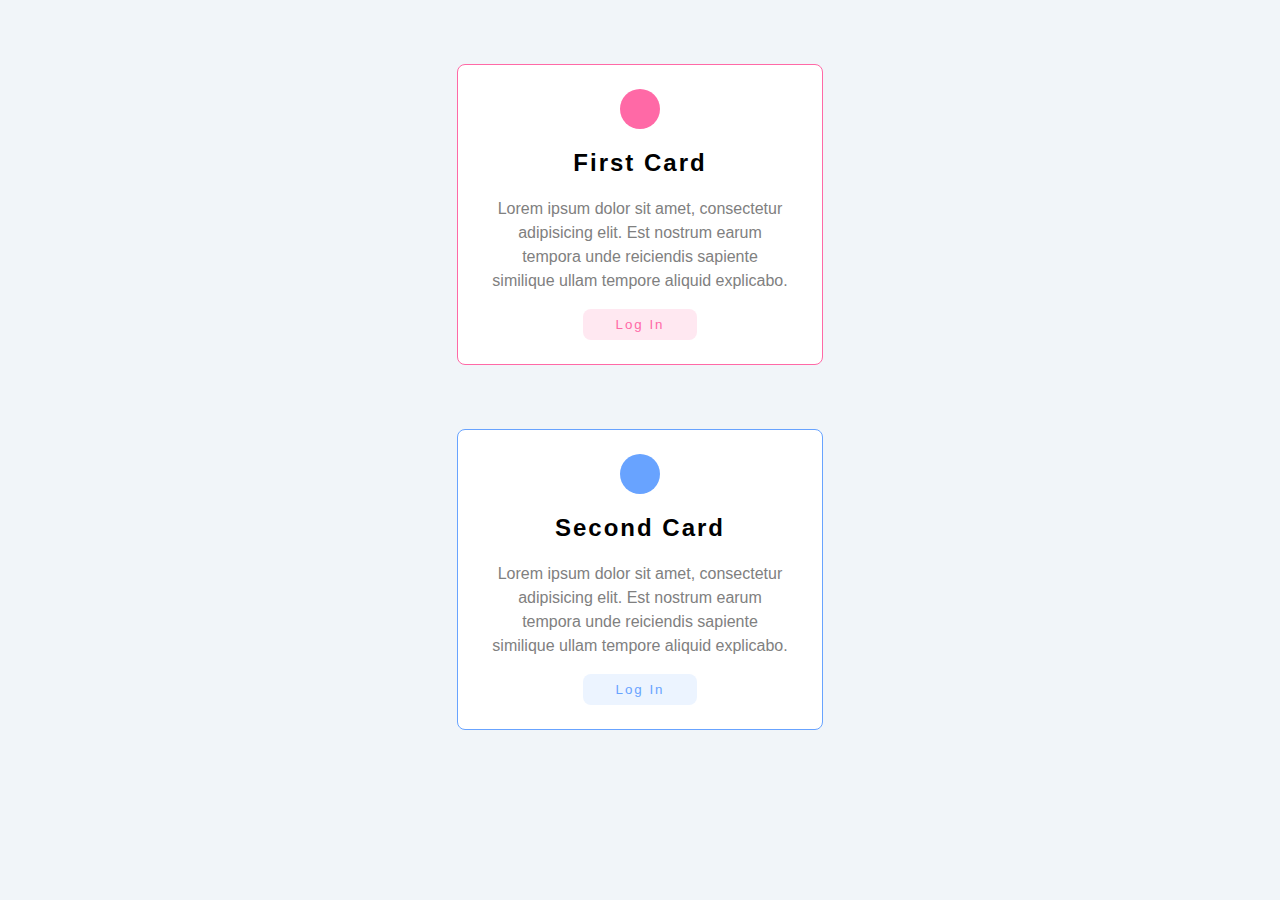
<file: Box model project/index.html>
<!DOCTYPE html>
<html lang="en">
<head>
    <meta charset="UTF-8">
    <meta http-equiv="X-UA-Compatible" content="IE=edge">
    <meta name="viewport" content="width=device-width, initial-scale=1.0">
    <title>Box Model Project</title>
    <link rel="stylesheet" href="./style.css">
</head>
<body>

    <div class="card card-1"> 
        <div class="icon"></div>
        <h2 class="title">  First Card</h2>

        <p class="text">
            Lorem ipsum dolor sit amet, consectetur adipisicing elit. Est nostrum earum tempora unde reiciendis sapiente similique ullam tempore aliquid explicabo.
        </p>
        <button class="btn btn-pink">Log in</button>
    </div>








    <div class="card card-2"> 
        <div class="icon"></div>
        <h2 class="title"> Second Card</h2>

        <p class="text">
            Lorem ipsum dolor sit amet, consectetur adipisicing elit. Est nostrum earum tempora unde reiciendis sapiente similique ullam tempore aliquid explicabo.
        </p>
        <button class="btn btn-blue">Log in</button>
    </div>
</body>
</html>
</file>
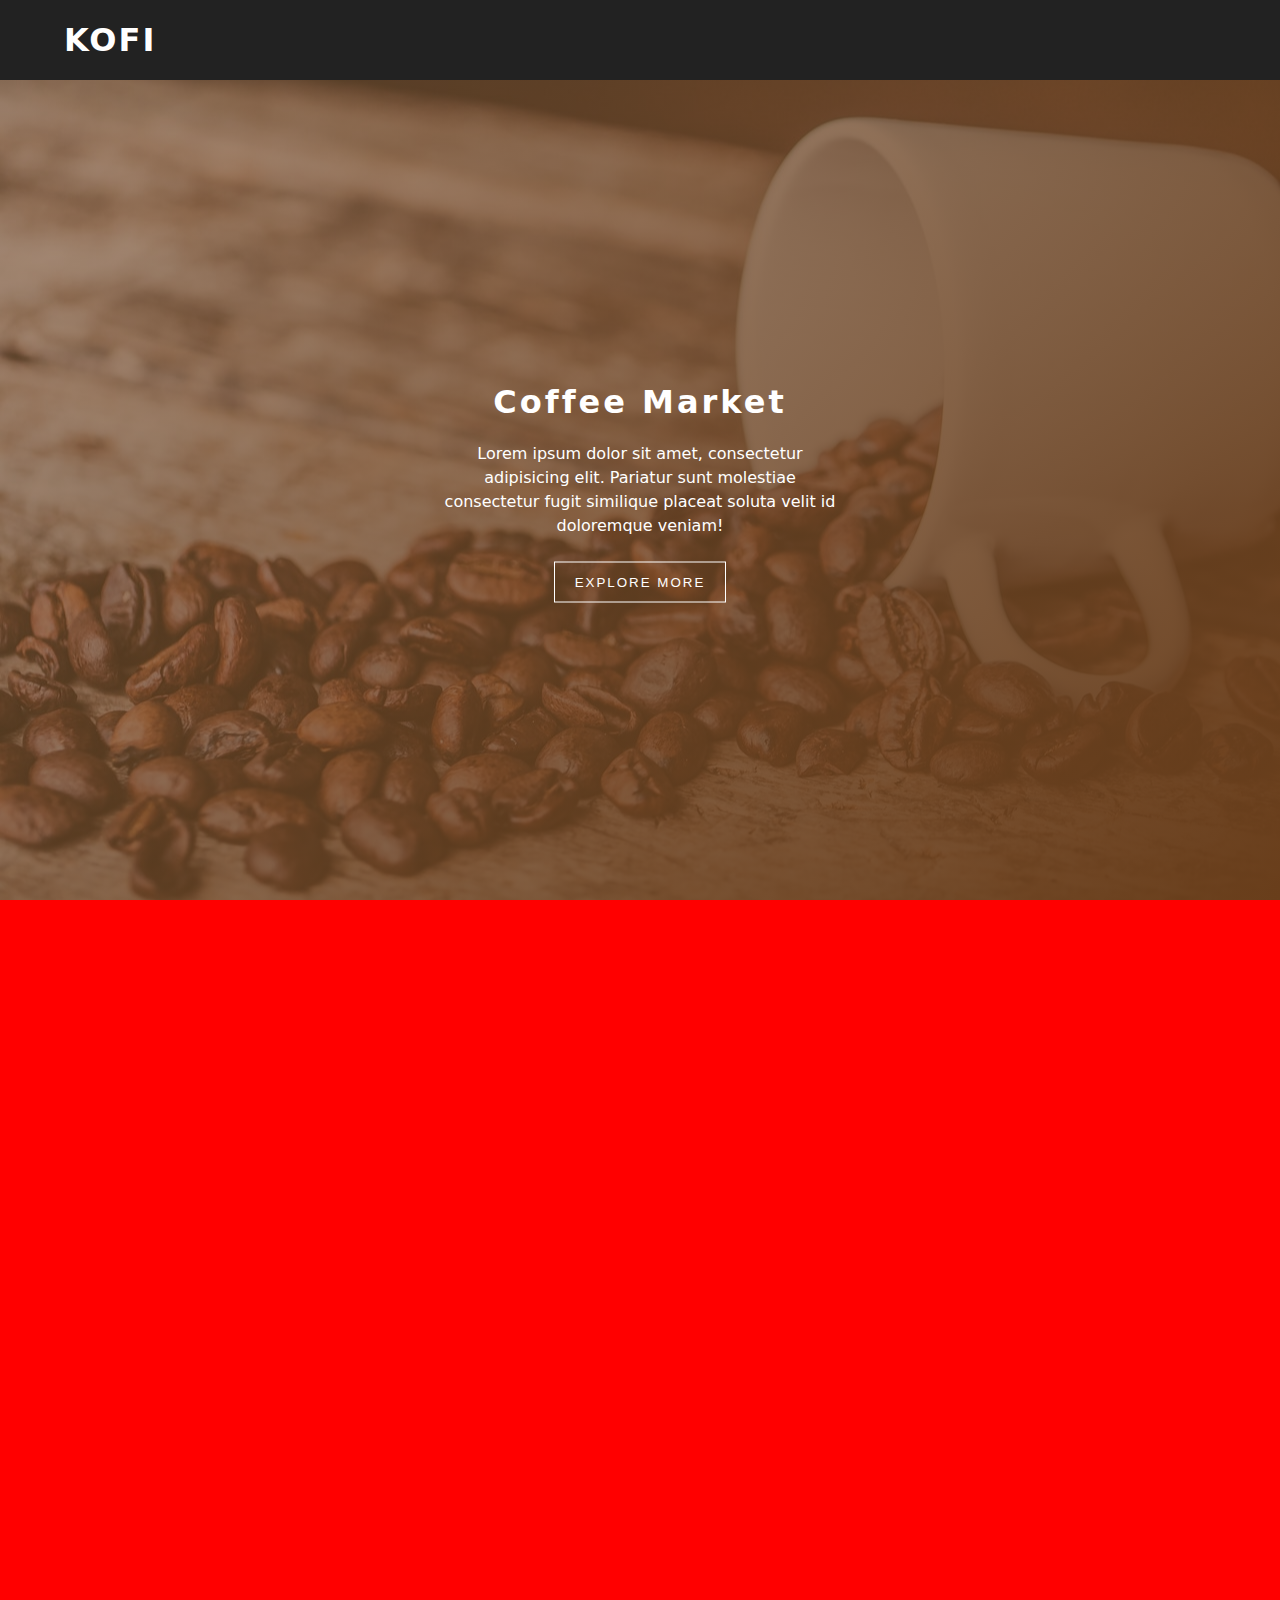
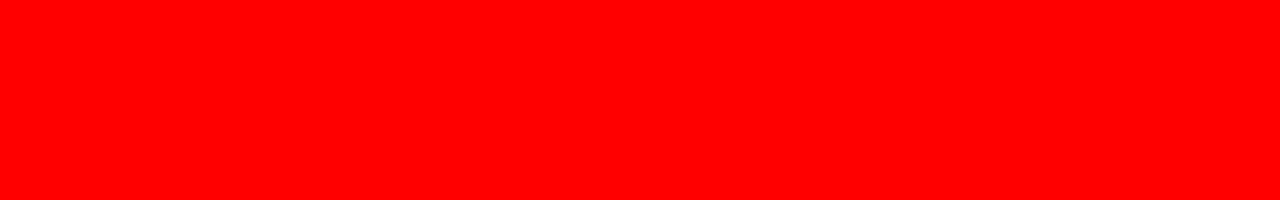
<file: Coffee bakground project/index.html>
<!DOCTYPE html>
<html lang="en">
  <head>
    <meta charset="UTF-8" />
    <meta http-equiv="X-UA-Compatible" content="IE=edge" />
    <meta name="viewport" content="width=device-width, initial-scale=1.0" />
    <title>Animation property project</title>
    <link rel="stylesheet" href="./main.css" />
  </head>
  <body>
    <div class="nav">
      <div class="nav-center">
        <span class="nav-title">Kofi</span>
      </div>
    </div>

    <div class="hero">
      <div class="hero-center">
        <div class="hero-text">
          <h1>Coffee market</h1>
          <p>
            Lorem ipsum dolor sit amet, consectetur adipisicing elit. Pariatur
            sunt molestiae consectetur fugit similique placeat soluta velit id
            doloremque veniam!
          </p>
        </div>
        <button class="hero-btn">explore more</button>
      </div>
    </div>

    <div class="temp"></div>
  </body>
</html>
</file>
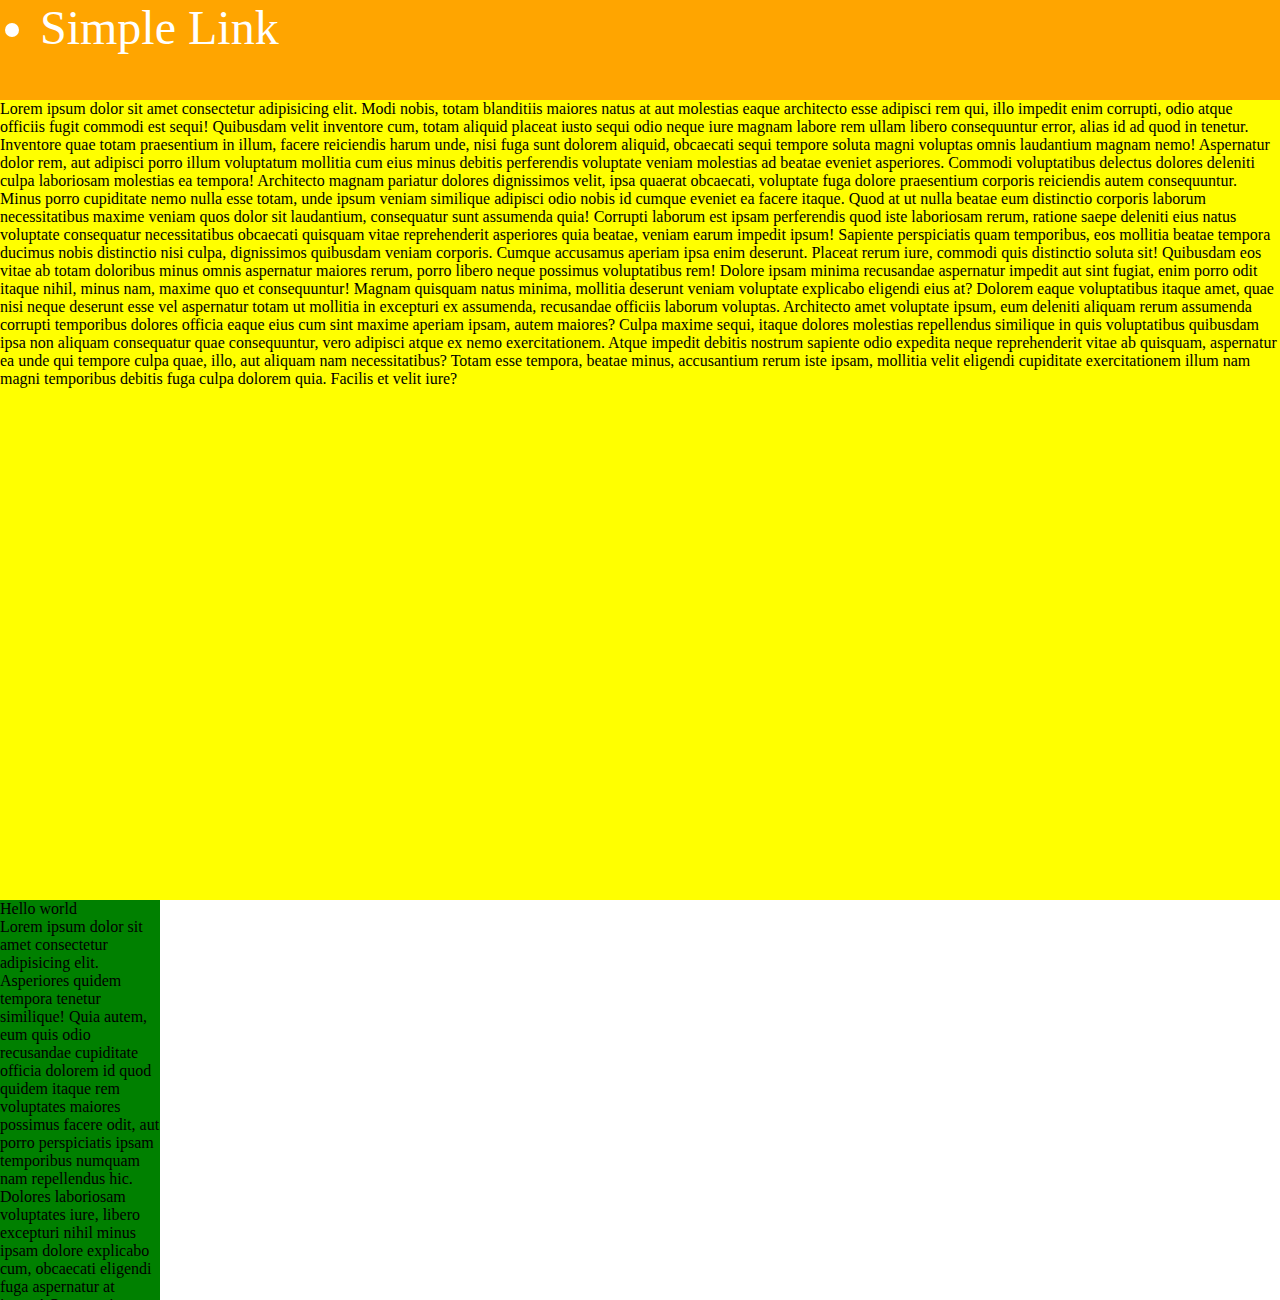
<file: colors/index.html>
<!DOCTYPE html>
<html lang="en">
<head>
    <meta charset="UTF-8">
    <meta http-equiv="X-UA-Compatible" content="IE=edge">
    <meta name="viewport" content="width=device-width, initial-scale=1.0">
    <title>Colors</title>
    <link rel="stylesheet" href="./colors.css">
</head>
<body>
    <ul class="navbar">
        <li>Simple Link</li>
    </ul>

    <div class="banner">
        Lorem ipsum dolor sit amet consectetur adipisicing elit. Modi nobis, totam blanditiis maiores natus at aut molestias eaque architecto esse adipisci rem qui, illo impedit enim corrupti, odio atque officiis fugit commodi est sequi! Quibusdam velit inventore cum, totam aliquid placeat iusto sequi odio neque iure magnam labore rem ullam libero consequuntur error, alias id ad quod in tenetur. Inventore quae totam praesentium in illum, facere reiciendis harum unde, nisi fuga sunt dolorem aliquid, obcaecati sequi tempore soluta magni voluptas omnis laudantium magnam nemo! Aspernatur dolor rem, aut adipisci porro illum voluptatum mollitia cum eius minus debitis perferendis voluptate veniam molestias ad beatae eveniet asperiores. Commodi voluptatibus delectus dolores deleniti culpa laboriosam molestias ea tempora! Architecto magnam pariatur dolores dignissimos velit, ipsa quaerat obcaecati, voluptate fuga dolore praesentium corporis reiciendis autem consequuntur. Minus porro cupiditate nemo nulla esse totam, unde ipsum veniam similique adipisci odio nobis id cumque eveniet ea facere itaque. Quod at ut nulla beatae eum distinctio corporis laborum necessitatibus maxime veniam quos dolor sit laudantium, consequatur sunt assumenda quia! Corrupti laborum est ipsam perferendis quod iste laboriosam rerum, ratione saepe deleniti eius natus voluptate consequatur necessitatibus obcaecati quisquam vitae reprehenderit asperiores quia beatae, veniam earum impedit ipsum! Sapiente perspiciatis quam temporibus, eos mollitia beatae tempora ducimus nobis distinctio nisi culpa, dignissimos quibusdam veniam corporis. Cumque accusamus aperiam ipsa enim deserunt. Placeat rerum iure, commodi quis distinctio soluta sit! Quibusdam eos vitae ab totam doloribus minus omnis aspernatur maiores rerum, porro libero neque possimus voluptatibus rem! Dolore ipsam minima recusandae aspernatur impedit aut sint fugiat, enim porro odit itaque nihil, minus nam, maxime quo et consequuntur! Magnam quisquam natus minima, mollitia deserunt veniam voluptate explicabo eligendi eius at? Dolorem eaque voluptatibus itaque amet, quae nisi neque deserunt esse vel aspernatur totam ut mollitia in excepturi ex assumenda, recusandae officiis laborum voluptas. Architecto amet voluptate ipsum, eum deleniti aliquam rerum assumenda corrupti temporibus dolores officia eaque eius cum sint maxime aperiam ipsam, autem maiores? Culpa maxime sequi, itaque dolores molestias repellendus similique in quis voluptatibus quibusdam ipsa non aliquam consequatur quae consequuntur, vero adipisci atque ex nemo exercitationem. Atque impedit debitis nostrum sapiente odio expedita neque reprehenderit vitae ab quisquam, aspernatur ea unde qui tempore culpa quae, illo, aut aliquam nam necessitatibus? Totam esse tempora, beatae minus, accusantium rerum iste ipsam, mollitia velit eligendi cupiditate exercitationem illum nam magni temporibus debitis fuga culpa dolorem quia. Facilis et velit iure?
    </div>
    <div class="example">
        <p>Hello world</p>
        Lorem ipsum dolor sit amet consectetur adipisicing elit. Asperiores quidem tempora tenetur similique! Quia autem, eum quis odio recusandae cupiditate officia dolorem id quod quidem itaque rem voluptates maiores possimus facere odit, aut porro perspiciatis ipsam temporibus numquam nam repellendus hic. Dolores laboriosam voluptates iure, libero excepturi nihil minus ipsam dolore explicabo cum, obcaecati eligendi fuga aspernatur at itaque! Quaerat sint accusamus voluptatem, quas dolores cumque adipisci, incidunt porro minima, ab dolorum soluta labore qui unde ullam! Rem est eveniet minus atque nam deserunt porro sint magni aliquam ipsum totam impedit, id similique dolores labore? Praesentium assumenda placeat nam distinctio!
        <h5>Hello World</h5>
    </div>
</body>
</html>
</file>
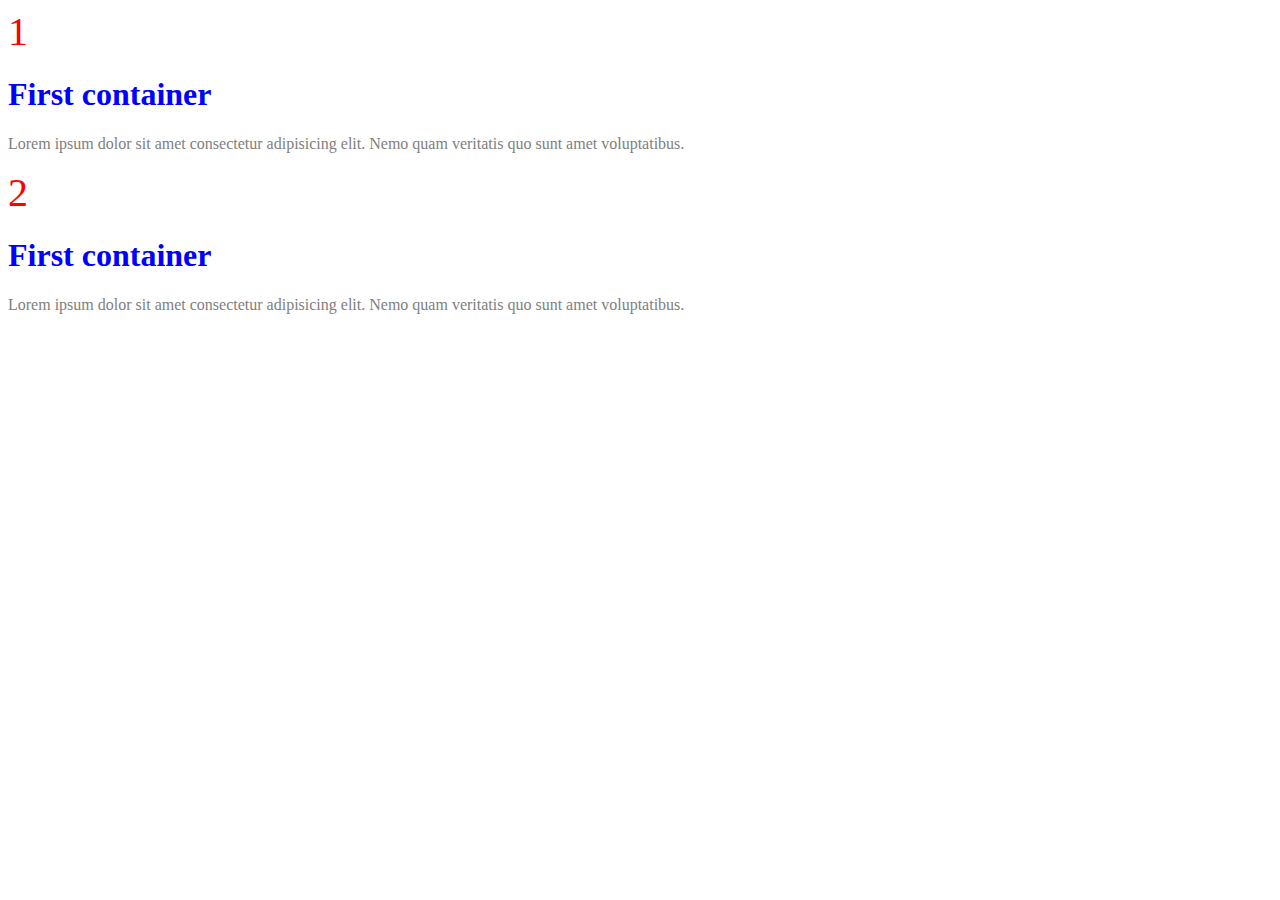
<file: CSS fundamentals project/index.html>
<!DOCTYPE html>
<html lang="en">
<head>
    <meta charset="UTF-8">
    <meta http-equiv="X-UA-Compatible" content="IE=edge">
    <meta name="viewport" content="width=device-width, initial-scale=1.0">
    <title>CSS Fundamentals</title>
    <link rel="stylesheet" href="./mystyles.css">
</head>
<body>
    <!-- first container -->
    <div class="container">
        <span class="icon">1</span>
        <h1 id="title"> First container</h1>

        <p>Lorem ipsum dolor sit amet consectetur adipisicing elit. Nemo quam veritatis quo sunt amet voluptatibus.</p>
    </div>

    <!-- Second container -->
    <div class="container">
        <span class="icon">2</span>
        <h1 id="title"> First container</h1>

        <p>Lorem ipsum dolor sit amet consectetur adipisicing elit. Nemo quam veritatis quo sunt amet voluptatibus.</p>
    </div>
    
</body>
</html>
</file>
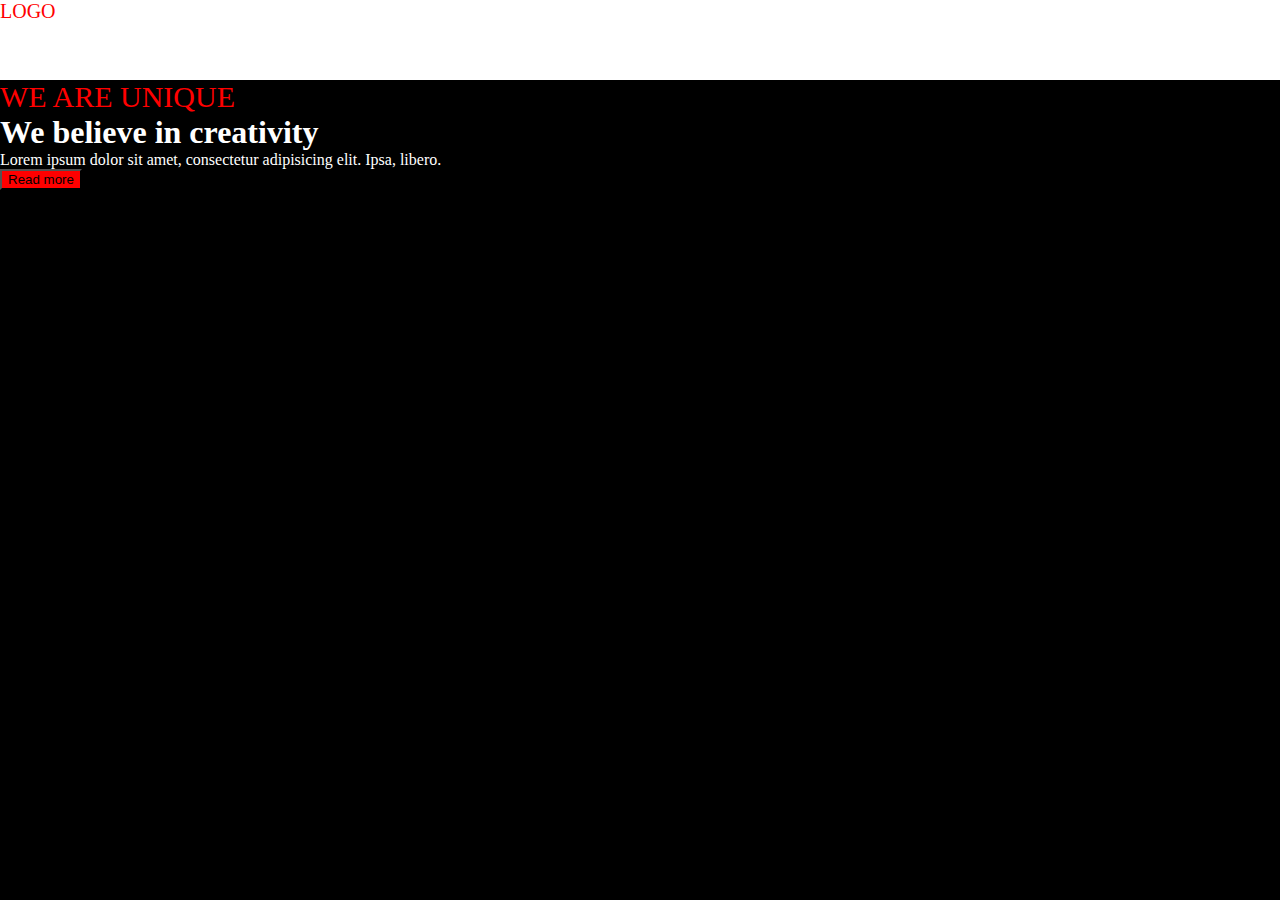
<file: CSS Units/index.html>
<!DOCTYPE html>
<html lang="en">
<head>
    <meta charset="UTF-8">
    <meta http-equiv="X-UA-Compatible" content="IE=edge">
    <meta name="viewport" content="width=device-width, initial-scale=1.0">
    <title>CSS Units</title>
    <link rel="stylesheet" href="style.css">
</head>    
<body>
    <div id="navbar">
        <span class="logo">LOGO</span>
    </div>


    <div class="hero">
        <span>WE ARE UNIQUE </span>
        <h1>We believe in creativity </h1>

        <p>Lorem ipsum dolor sit amet, consectetur adipisicing elit. Ipsa, libero.</p>
        <button class="hero-button" > Read more</button>
    </div>

</body>
</html>
</file>
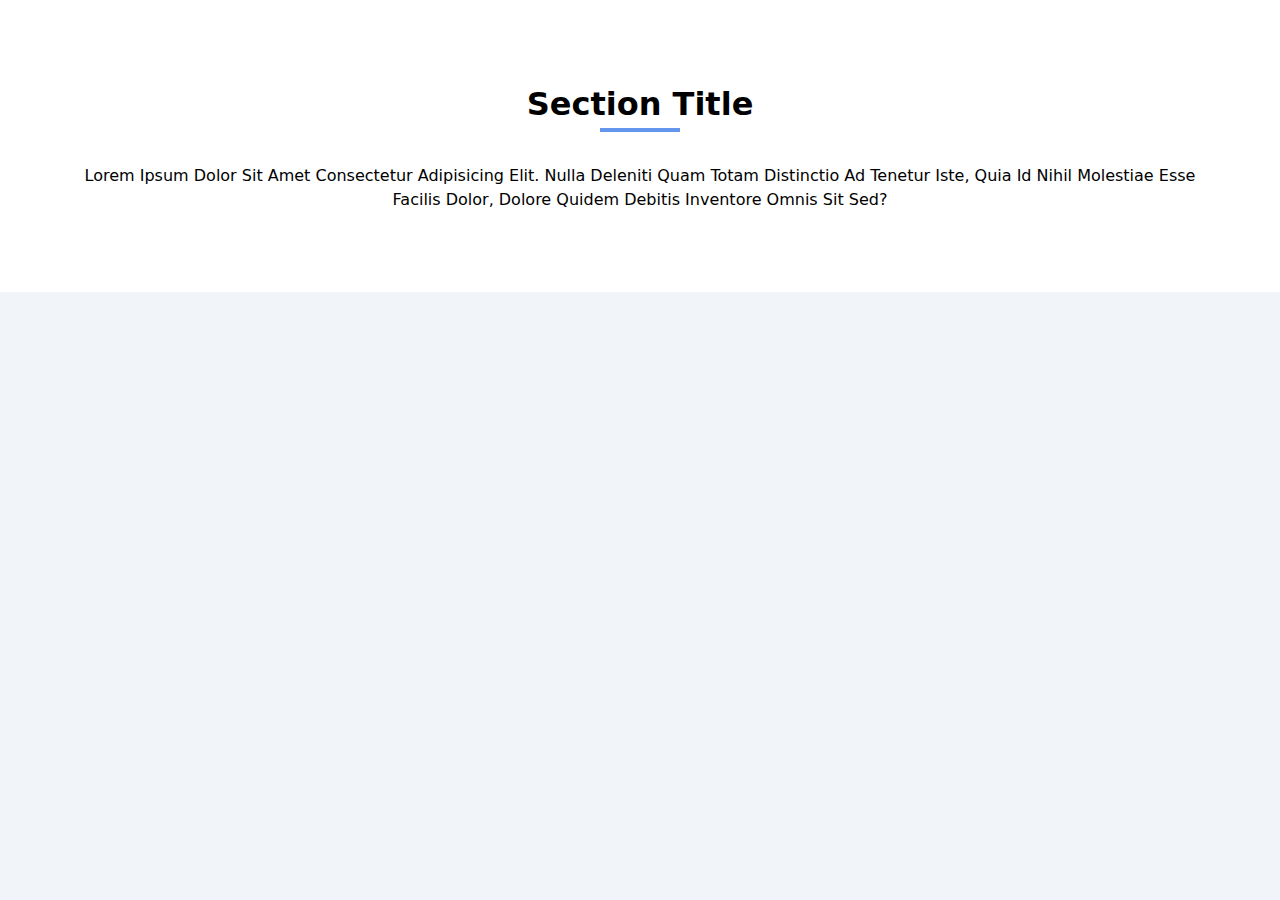
<file: Display property project/index.html>
<!DOCTYPE html>
<html lang="en">
<head>
    <meta charset="UTF-8">
    <meta http-equiv="X-UA-Compatible" content="IE=edge">
    <meta name="viewport" content="width=device-width, initial-scale=1.0">
    <title>Display Property Project</title>

    <link rel="stylesheet" href="./main.css">
</head>
<body>
    <div class="section"> 
        <div class="Section-title">
            <h1>Section Title </h1>
            <div class="title-underline"></div>
        </div>


        <!-- section center -->
        <div class="section-center"> 
            <p>Lorem ipsum dolor sit amet consectetur adipisicing elit. Nulla deleniti quam totam distinctio ad tenetur iste, quia id nihil molestiae esse facilis dolor, dolore quidem debitis inventore omnis sit sed?</p>
        </div>
    </div>
</body>
</html>
</file>
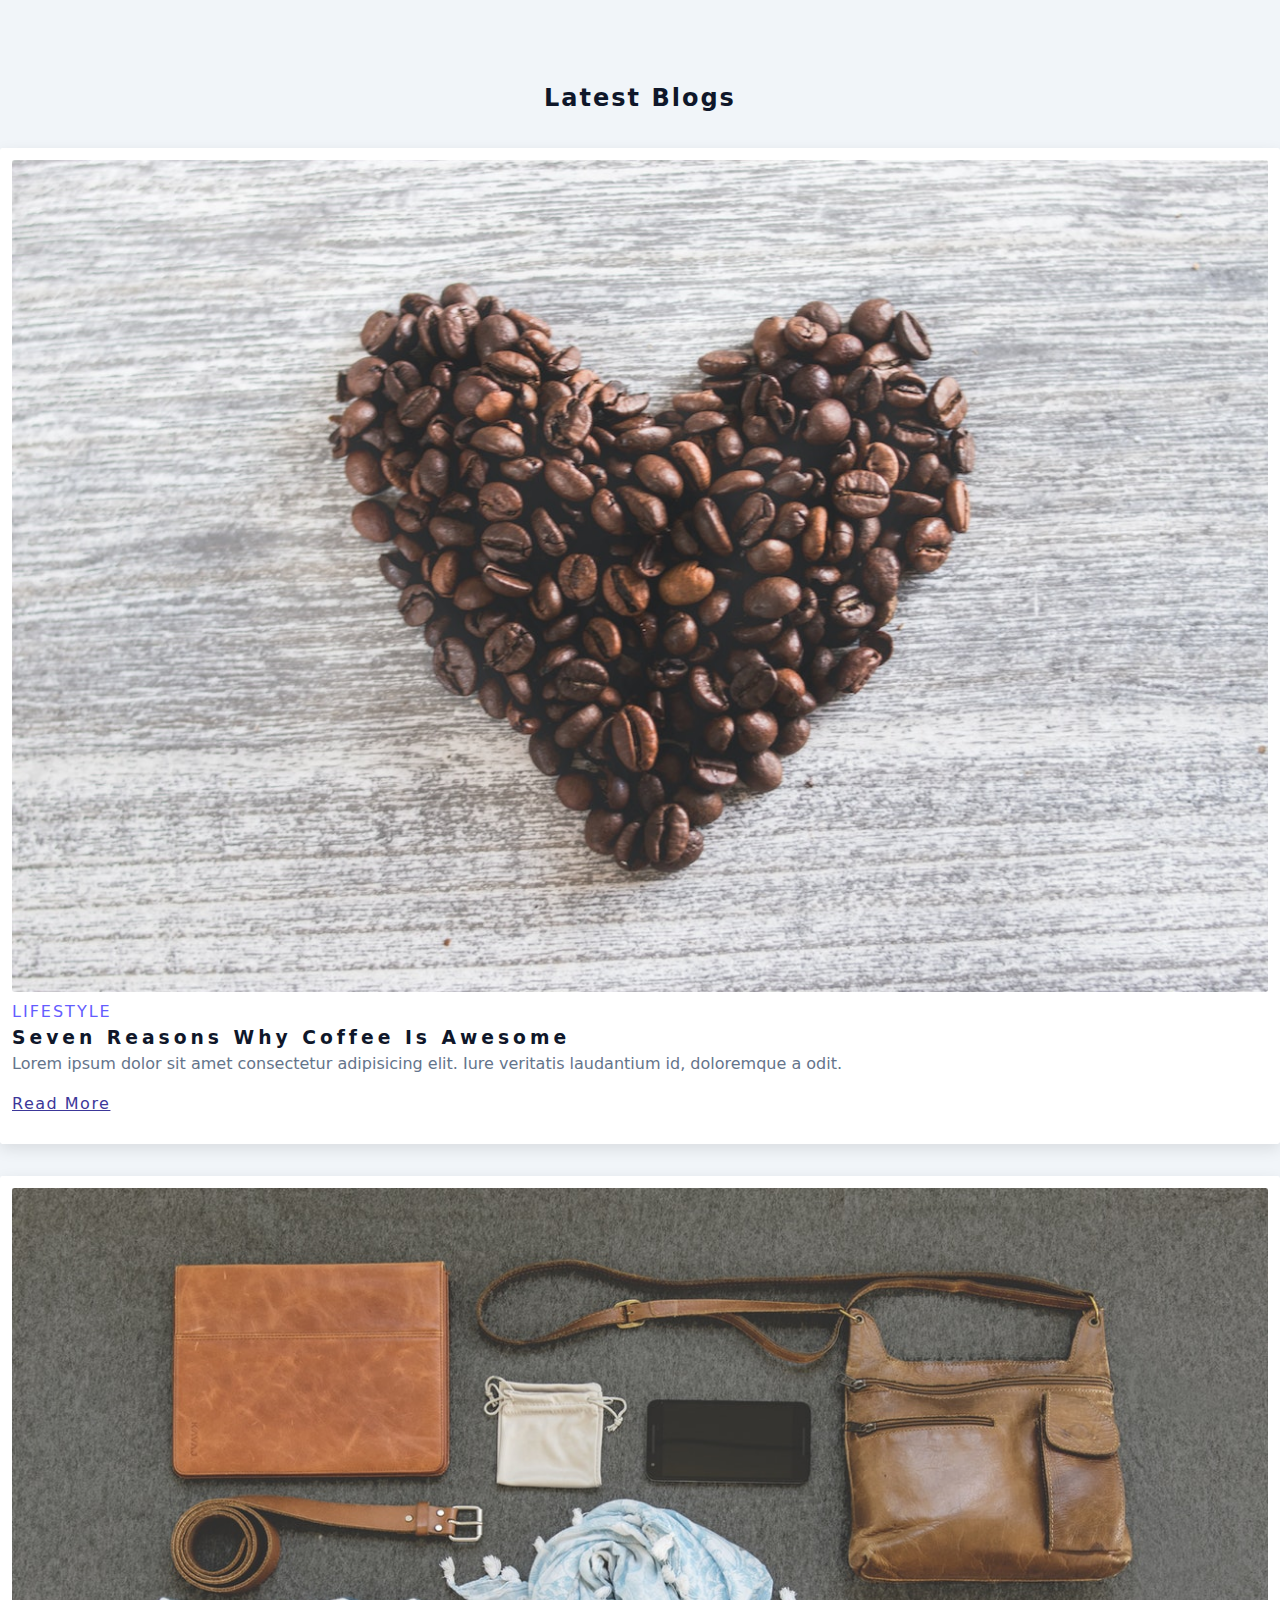
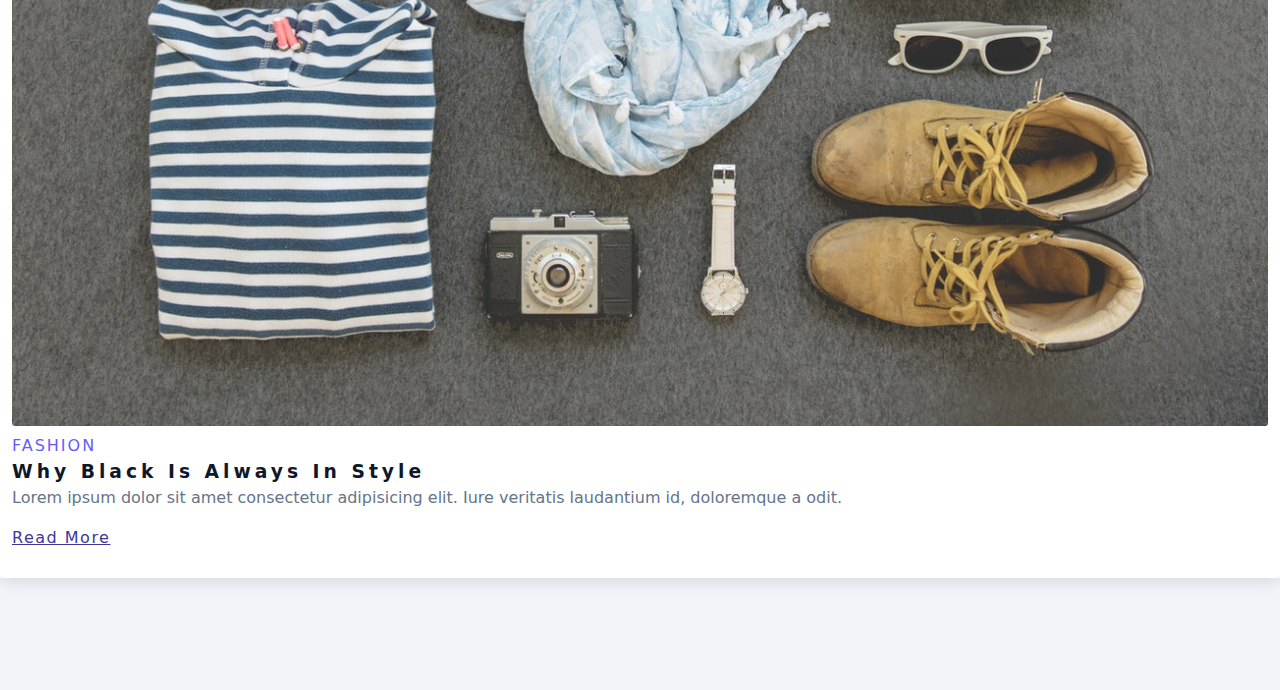
<file: Last tut project/index.html>
<!DOCTYPE html>
<html lang="en">
<head>
    <meta charset="UTF-8">
    <meta http-equiv="X-UA-Compatible" content="IE=edge">
    <meta name="viewport" content="width=device-width, initial-scale=1.0">
    <title>Cards</title>
    <link rel="stylesheet" href="https://cdnjs.cloudflare.com/ajax/libs/font-awesome/6.1.2/css/all.min.css" integrity="sha512-1sCRPdkRXhBV2PBLUdRb4tMg1w2YPf37qatUFeS7zlBy7jJI8Lf4VHwWfZZfpXtYSLy85pkm9GaYVYMfw5BC1A==" crossorigin="anonymous" referrerpolicy="no-referrer" />
    <link rel="stylesheet" href="./main.css">
</head>
<body>
    <!-- Blog sec -->
    <section class="blogs">
        <div class="section-title">
            <h2>Latest blogs</h2>
        </div>

        <div class="blogs-centre">

            <article class="blog">

                <img src="./Coffee.jpg" alt="Coffee" class="img blog-img">
                <div class="blog-content">
                    <span>Lifestyle <i class="fa-brands fa-reddit-alien"></i></span>
                    <h3>Seven reasons why coffee is awesome</h3>
                    <p>Lorem ipsum dolor sit amet consectetur adipisicing elit. Iure veritatis laudantium id, doloremque a odit.</p>
                    <a href="#">read more</a>
                </div>
            </article>








            <article class="blog">

                <img src="./Fashion.jpg" alt="Coffee" class="img blog-img">
                <div class="blog-content">
                    <span>Fashion <i class="fa-solid fa-shirt"></i></span>
                    <h3>why black is always in style</h3>
                    
                    <p>Lorem ipsum dolor sit amet consectetur adipisicing elit. Iure veritatis laudantium id, doloremque a odit.</p>
                    <a href="#">read more</a>
                </div>
            </article>
        </div>
    </section>
</body>
</html>
</file>
<file: Box model project/style.css>
body{
    font-family: -apple-system, BlinkMacSystemFont, 'Segoe UI', Roboto, Oxygen, Ubuntu, Cantarell, 'Open Sans', 'Helvetica Neue', sans-serif;

    background: #f1f5f9;
}

.card{
    background: #fff;
    padding: 1.5rem 2rem;
    text-align: center;
    max-width: 300px;
    margin: 3rem;
    border-radius: 0.5rem;
    border: 1px solid transparent;
    margin: 4rem auto;

}

.card-1{
    border-color: #ff69a6;
    /* background: #ff69a6; */
}

.icon{
    width: 40px;
    height: 40px;
    border-radius: 50%;
    background: red;
    margin: 0 auto;
    
}

.card-1 .icon{
    background: #ff69a6;
}

.title{
    text-transform: capitalize;
    letter-spacing: 2px;
}

.text{
    line-height: 1.5;
    color: grey;
}

.btn{
    text-transform: capitalize;
    border: transparent;
    border-radius: 0.5rem;
    padding: 0.5rem 2rem;
    letter-spacing: 2px;
}

.btn-pink{
    background: #ffe8f1 ;
    color: #ff69a6;
}

.btn-blue{
    background: #ecf4ff;
    color: #68a3ff;
}

.card-2 .icon{
    background: #68a3ff;
}

.card-2{
    border-color: #68a3ff;
}
</file>
<file: Coffee bakground project/main.css>
*{
    margin: 0;
    padding: 0;
    box-sizing: border-box;
}

body{
    font-family: system-ui, -apple-system, BlinkMacSystemFont, 'Segoe UI', Roboto, Oxygen, Ubuntu, Cantarell, 'Open Sans', 'Helvetica Neue', sans-serif;

    line-height: 1.5;
}

.nav{
    height: 5rem;
    background: #222;
    padding: 1rem 0;
    position: sticky;
    top: 0;
    z-index: 9;
}

.nav-title{
    font-size: 2rem;
    text-transform: uppercase;
    font-weight: 700;
    color: #fff;
    letter-spacing: 2px;

}

.nav-center{
    width: 90vw;
    max-width: 1170px;
    margin: 0 auto;
}

.hero{
    min-height: calc(100vh - 5rem);
    background: rgb(105,62,27);
    position: relative;
}

@media screen and (min-width: 768px) {
    .hero{
        background: linear-gradient(135deg,rgba(105,62,27,0.5),rgba(105,62,27,1)),url('./Background\ img.jpg') center/cover;

    }
}
.hero-center{
    width: 90vw;
    max-width: 1170px;
    margin: 0 auto;
    padding: 5rem 0;
    color: #fff;
    position: absolute;
    top: 50%;
    left: 50%;
    transform: translate(-50%,-50%);
    text-align: center;
}

.hero-center h1{
 
    letter-spacing: 3px;
    text-transform: capitalize;
    margin-bottom: 1rem;
}
.hero-center p{
    max-width: 25em;
    margin: 0 auto;
    margin-bottom: 1.5rem;
}

.hero-text{
    animation: slidefromtop 5s ease-in-out 1;
}

.hero-btn{
    background: transparent;
    border: 1px solid #fff;
    padding: 0.75rem 1.25rem;
    text-transform: uppercase;
    color: #fff;
    letter-spacing: 2px;
    animation: slidefrombottom 5s ease-in-out 1;
}

.temp{
    min-height: 100vh;
    background: red;
}

@keyframes slidefromtop {
    0%{
        opacity: 0;
        transform: translateY(-100px);
    }
    100%{
        opacity: 1;
        transform: translateY(0px);
    }
}


@keyframes slidefrombottom {
    0%{
        opacity: 0;
        transform: translateY(100px);
    }
    100%{
        opacity: 1;
        transform: translateY(0px);
    }
}
</file>
<file: colors/colors.css>
*{
    margin: 0;

}

.navbar{
    background: orange;
    height: 100px;
    color: white;
    font-size: 3rem;
}

.banner{
    background: yellow;
    /* height: calc(100vh - 100px); */
    min-height: calc(100vh - 100px);
    max-height: 90vh;
    overflow: auto;

}

.example{
    background: green ;
    width: 10rem;
    height:25rem;
    overflow: hidden;
    overflow: scroll;
}
</file>
<file: CSS fundamentals project/mystyles.css>
.icon{
    color: red;
    font-size: 40px;
}

#title{
    color: blue;
}

.container p{
    color: gray;
}
</file>
<file: CSS Units/style.css>
*{
    margin: 0;
}

#navbar{
    height: 5rem;
    background: #fff;
}

.logo{
    font-size: 20px;
    color: red;
}

.hero{
    min-height: calc(100vh - 5rem);
    background: black;
    color: white;
}

.hero span{
    color: red;
    font-size: 30px;
}

.hero-button{
    background:red;
}
</file>
<file: Display property project/main.css>
*{
    margin: 0;
}

body{
    font-family: system-ui, -apple-system, BlinkMacSystemFont, 'Segoe UI', Roboto, Oxygen, Ubuntu, Cantarell, 'Open Sans', 'Helvetica Neue', sans-serif;
    background: #f1f5f9;
    line-height: 1.5;

}

.section{
    padding: 5rem 0;
    background: #fff;
}

.section{
    text-align: center;
    text-transform: capitalize;
}

.title-underline{
    height: 0.25rem;
    width: 5rem;
    background: cornflowerblue;
    margin: 0 auto;
    margin-bottom: 2rem;
}

.section-center{
    width: 90vw;
    margin: 0 auto;
    max-width: 1170px;
    /* border: 2px solid red; */
}
</file>
<file: Last tut project/main.css>
*{
    margin: 0;
    padding: 0;
    box-sizing: border-box;
}

:root{
    --primary: #645cff;
    --primart-dark: #3c3799;
    --grey-light: #f1f5f9;
    --grey: #64748b;
    --greey-dark: #0f172a;
    --fluid-width: 90vw; 
    --max-width: 1170px;
    --black: #222;
    --white : #fff;
    --letter-spacing: 2px;
    --border-redius: 0.15rem;
    --shadow-light: 0 5px 15px rgba(0,0,0,0.1);
    --shadow-dark: 0 5px 15px rgba(0,0,0,0.2);
    --transition : 0.3s ease-in-out all;
}

body{
    font-family: system-ui, -apple-system, BlinkMacSystemFont, 'Segoe UI', Roboto, Oxygen, Ubuntu, Cantarell, 'Open Sans', 'Helvetica Neue', sans-serif;

    line-height: 1.5;
    background: var(--grey-light);
    color: var(--greey-dark);
}

.img{
    /* width: 100%; */
    width: 100%;
    display: block;
    object-fit: cover; 

}

.blogs{
    padding: 5rem 0;
}

.section-title{
    text-align: center;
    text-transform: capitalize;
    letter-spacing: var(--letter-spacing);
    margin-bottom: 2rem;
}

.blogs-center{
    width: var(--fluid-width);
    max-width: var(--max-width);
    margin: 0 auto;
    max-width: 500px;
}

.blog {
    background: var(--white);
    padding: 0.75rem;
    border-radius: var(--border-redius);
    box-shadow: var(--shadow-light);
    transition: var(--transition);
    margin-bottom: 2rem;
}

.blog:hover{
    box-shadow: var(--shadow-dark);
}

.blog-img{
    
    border-radius: var(--border-redius);
    margin-bottom: 0.5rem; 
}

.blog-content{
    padding-bottom: 1rem;
    
}

.blog-content span{
    text-transform: uppercase;
    color: var(--primary);
    letter-spacing: var(--letter-spacing);
    font-weight: 500;
}


.blog-content h3{
    text-transform: capitalize;
    letter-spacing: 4px;
}

.blog-content p{
    color: var(--grey);
    margin-bottom: 1rem;
}

.blog-content a{
    text-transform: capitalize;
    color: var(--primart-dark);
    letter-spacing: 1.5px;
    font-weight: 500;
}
</file>
